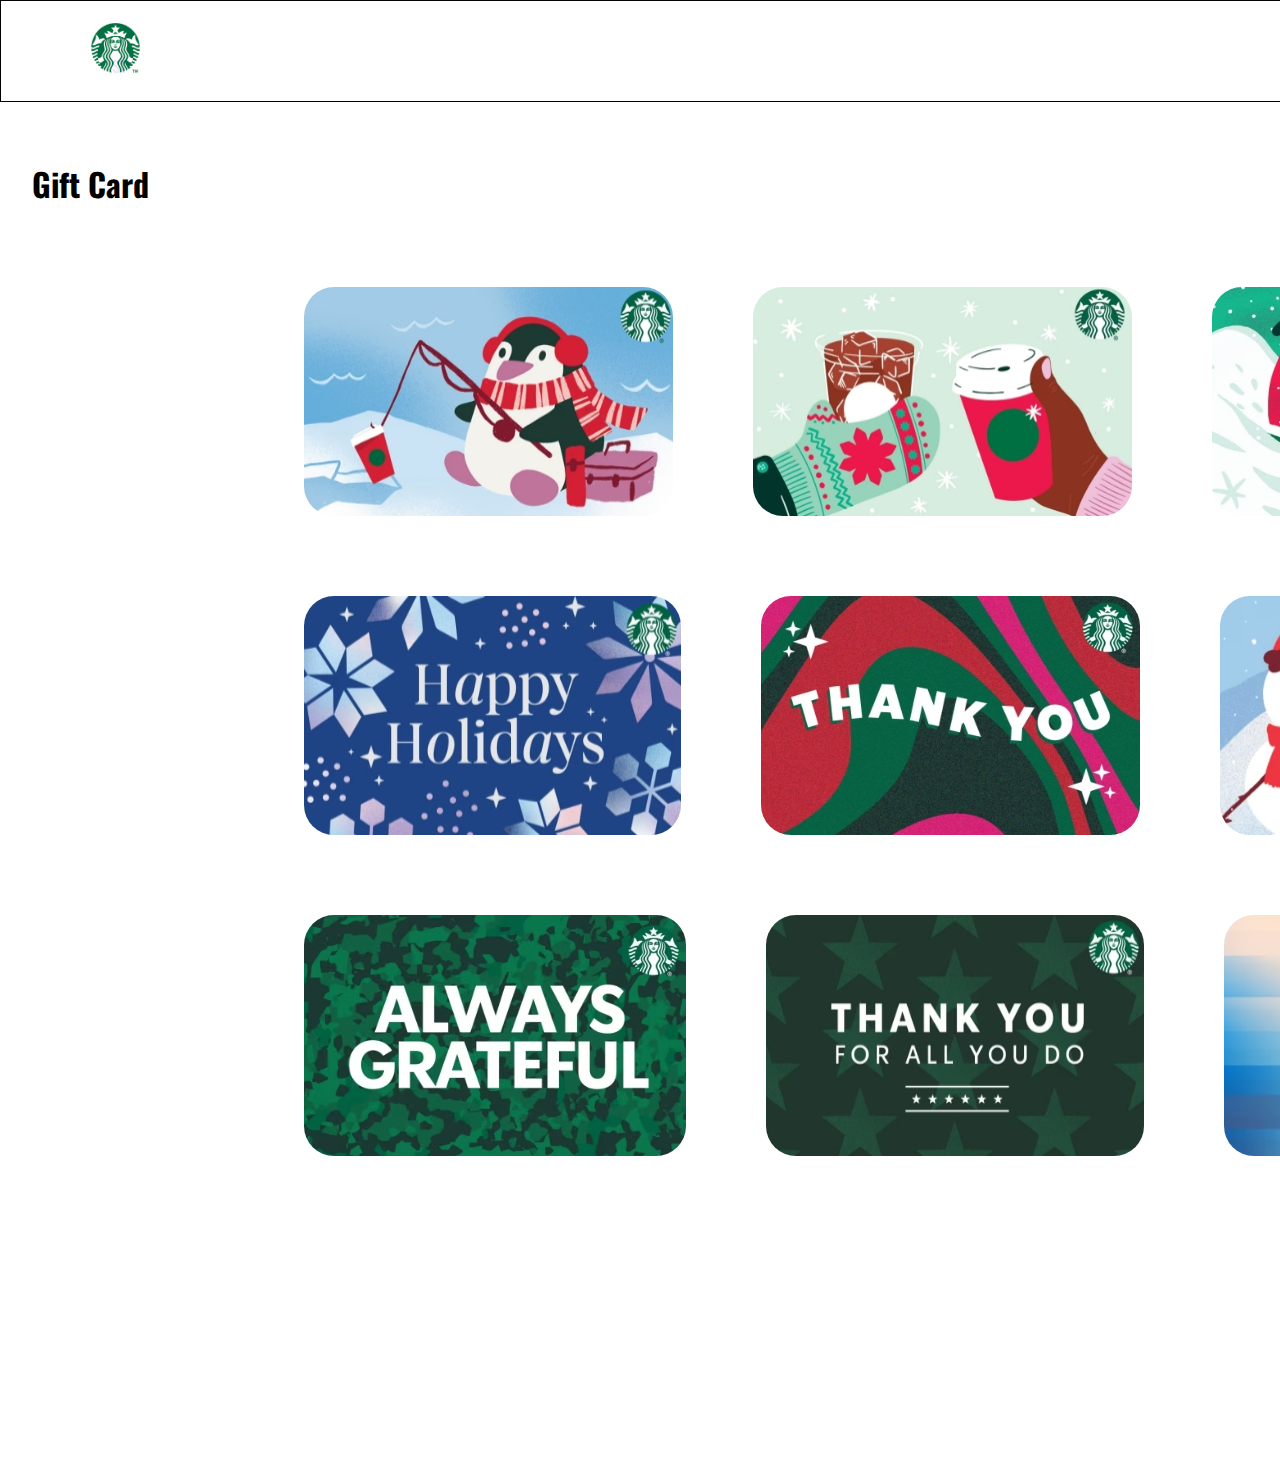
<file: GiftCardPage/index.html>
<!DOCTYPE html>
<html lang="en">
<head>
    <meta charset="UTF-8">
    <meta name="viewport" content="width=device-width, initial-scale=1.0">
    <title>Gift Card Page</title>
    <link rel="stylesheet" href="style.css">
</head>
<body>
     <nav class="navbar" style="color: black">
      <div class="navbar-logo">
        <img src="../img/logo-1.png" alt="" height="50rem" />
        <a href="../weblanding/succes.html" style="margin-left: -2rem;opacity: 0.1;">ST</a>
      </div>
      <div class="navbar-nav-first">
        <a href="../MenuPage/index.html">MENU</a>
        <a href="../RewardsPage/index.html">REWARDS</a>
        <a href="../GiftCardPage/index.html">GIFT CARDS</a>
      </div>
    </nav>

    <!-- Card Start -->
    <div class="container">
    <h1>Gift Card</h1>
    <div class="row-card">
        <img src="../img/card/card-1.png" alt="">
        <img src="../img/card/card-2.png" alt="">
        <img src="../img/card/card-3.png" alt="">
    </div>
    <div class="row-card">
        <img src="../img/card/card-4.png" alt="">
        <img src="../img/card/card-5.png" alt="">
        <img src="../img/card/card-6.png" alt="">
    </div>
    <div class="row-card">
        <img src="../img/card/card-7.png" alt="">
        <img src="../img/card/card-8.png" alt="">
        <img src="../img/card/card-9.png" alt="">
    </div>
    <p style="margin-bottom: 20rem;"></p>
    </div>
    <!-- Card End -->
</body>
</html>
</file>
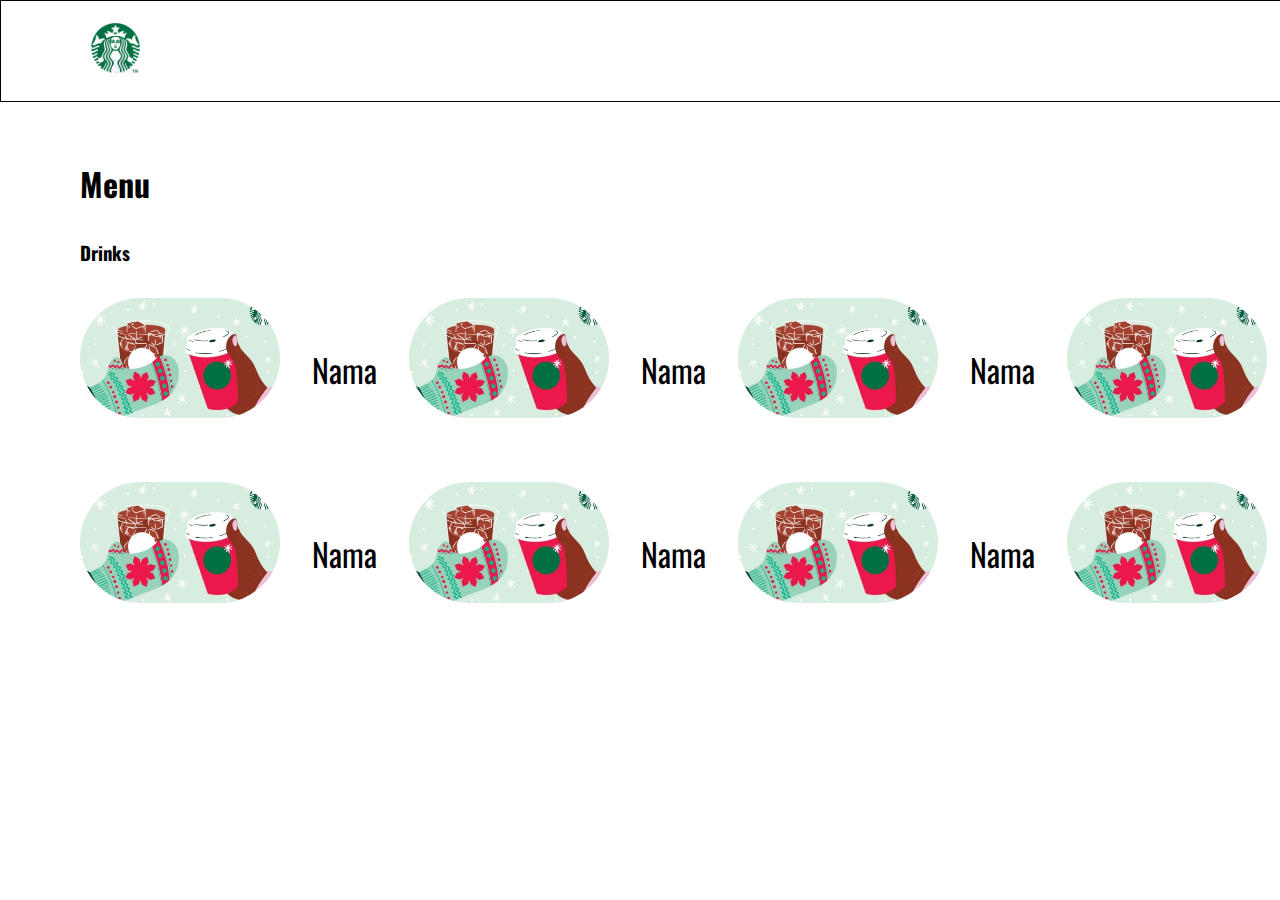
<file: MenuPage/index.html>
<!DOCTYPE html>
<html lang="en">
  <head>
    <meta charset="UTF-8" />
    <meta name="viewport" content="width=device-width, initial-scale=1.0" />
    <title>Menu</title>
    <link rel="stylesheet" href="style.css" />
  </head>
  <body>
    <nav class="navbar" style="color: black">
      <div class="navbar-logo">
        <img src="../img/logo-1.png" alt="" height="50rem" />
        <a
          href="../weblanding/succes.html"
          style="margin-left: -2rem; opacity: 0.1"
          >ST</a
        >
      </div>
      <div class="navbar-nav-first">
        <a href="../MenuPage/index.html">MENU</a>
        <a href="../RewardsPage/index.html">REWARDS</a>
        <a href="../GiftCardPage/index.html">GIFT CARDS</a>
      </div>
    </nav>

    <!-- Menu Page -->
    <div class="menu">
      <h1>Menu</h1>
      <h3>Drinks</h3>

      <div class="row-img-first">
        <div class="row-img-name">
          <img src="../img/card/card-2.png" alt="" />
          <p>Nama</p>
        </div>
        <div class="row-img-name">
          <img src="../img/card/card-2.png" alt="" />
          <p>Nama</p>
        </div>
        <div class="row-img-name">
          <img src="../img/card/card-2.png" alt="" />
          <p>Nama</p>
        </div>
        <div class="row-img-name">
          <img src="../img/card/card-2.png" alt="" />
          <p>Nama</p>
        </div>
        <div class="row-img-name">
          <img src="../img/card/card-2.png" alt="" />
          <p>Nama</p>
        </div>
      </div>

      <div class="row-img-second">
        <div class="row-img-name">
          <img src="../img/card/card-2.png" alt="" />
          <p>Nama</p>
        </div>
        <div class="row-img-name">
          <img src="../img/card/card-2.png" alt="" />
          <p>Nama</p>
        </div>
        <div class="row-img-name">
          <img src="../img/card/card-2.png" alt="" />
          <p>Nama</p>
        </div>
        <div class="row-img-name">
          <img src="../img/card/card-2.png" alt="" />
          <p>Nama</p>
        </div>
        <div class="row-img-name">
          <img src="../img/card/card-2.png" alt="" />
          <p>Nama</p>
        </div>
      </div>
    </div>
    <!-- Menu Page -->
  </body>
</html>
</file>
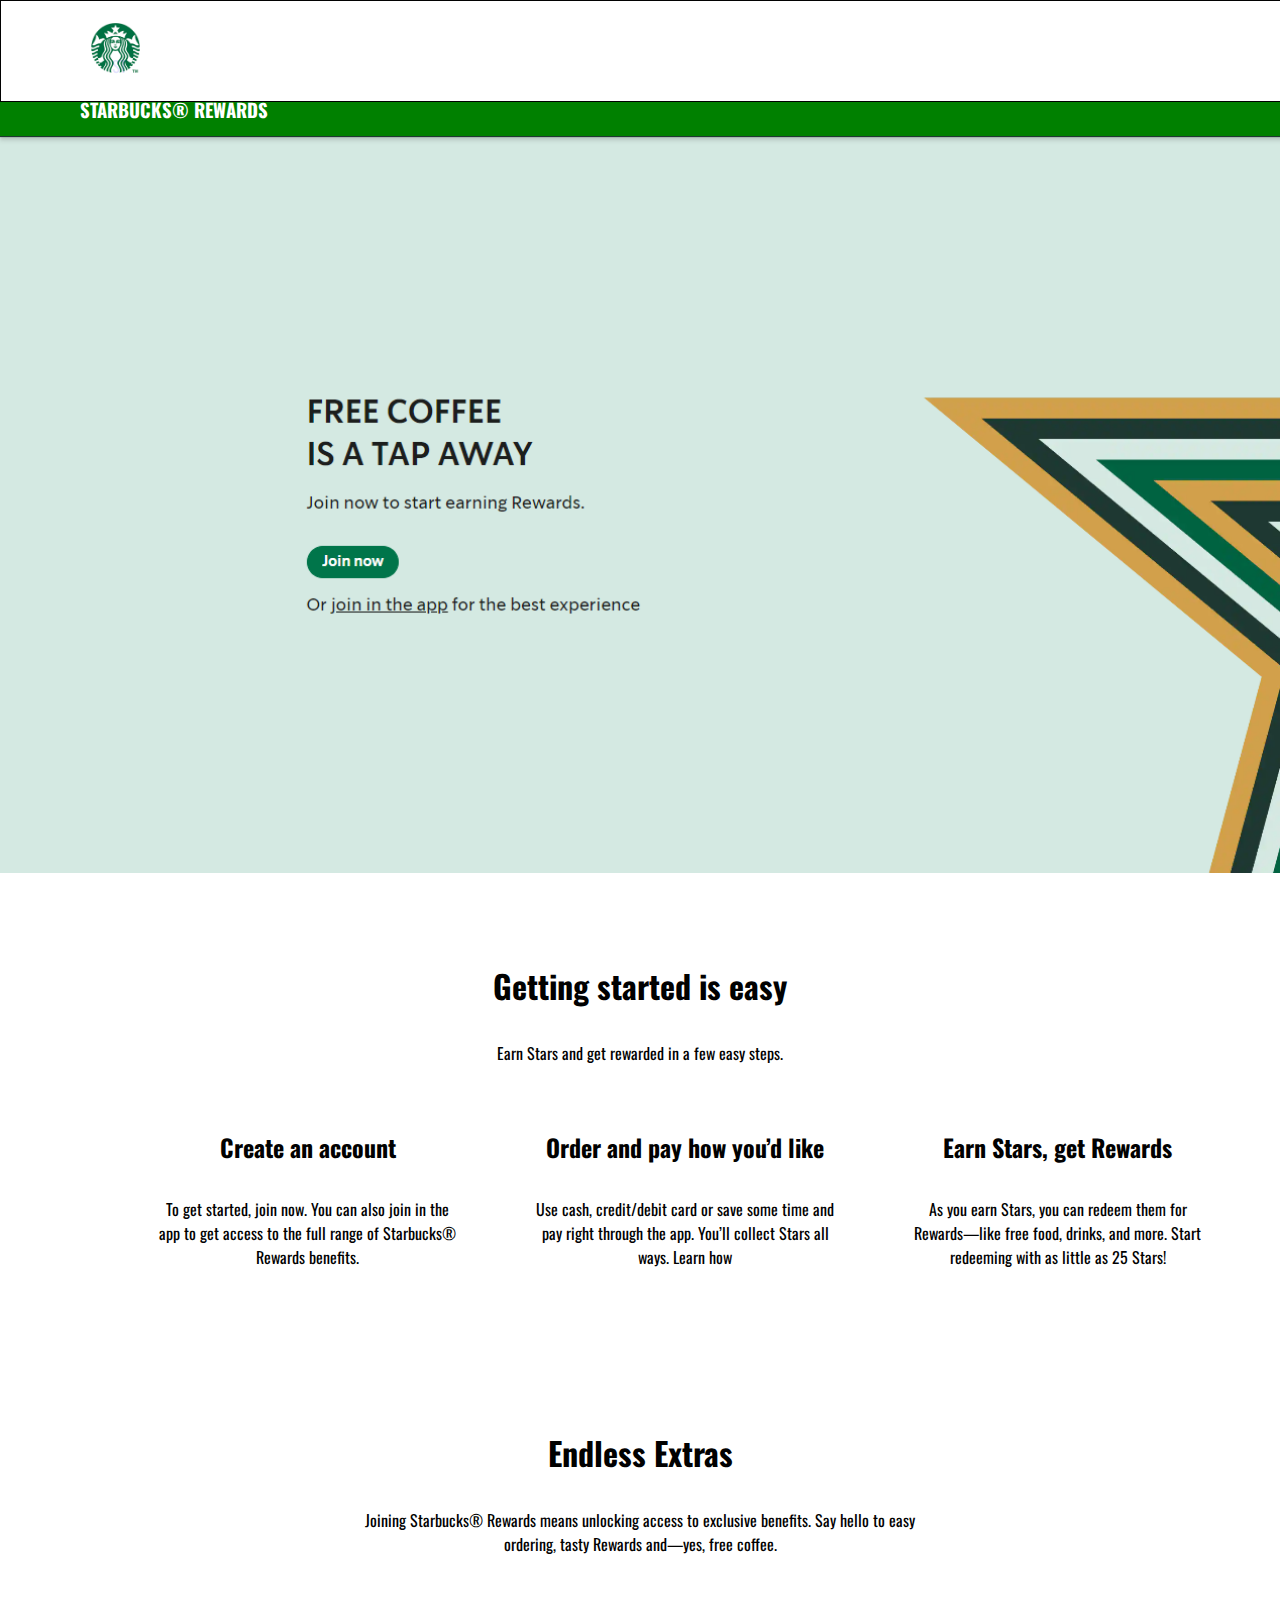
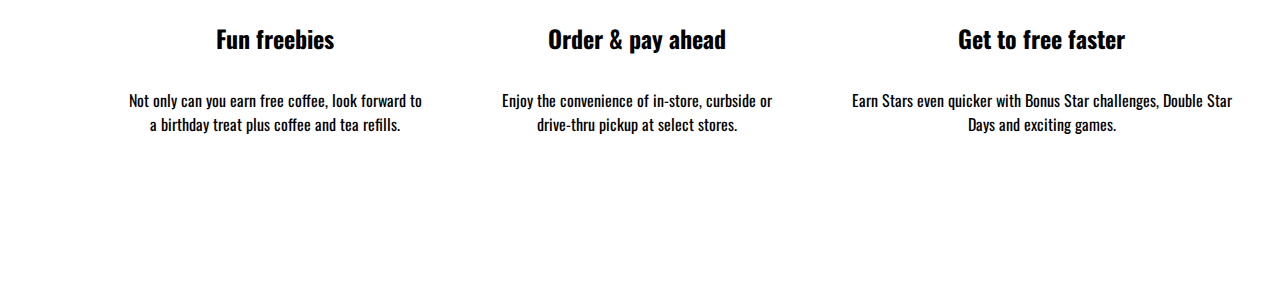
<file: RewardsPage/index.html>
<!DOCTYPE html>
<html lang="en">
  <head>
    <meta charset="UTF-8" />
    <meta name="viewport" content="width=device-width, initial-scale=1.0" />
    <title>Rewards</title>
    <link rel="stylesheet" href="style.css" />
  </head>
  <body>
    <nav class="navbar" style="color: black">
      <div class="navbar-logo">
        <img src="../img/logo-1.png" alt="" height="50rem" />
        <a
          href="../weblanding/succes.html"
          style="margin-left: -2rem; opacity: 0.1"
          >ST</a
        >
      </div>
      <div class="navbar-nav-first">
        <a href="../MenuPage/index.html">MENU</a>
        <a href="../RewardsPage/index.html">REWARDS</a>
        <a href="../GiftCardPage/index.html">GIFT CARDS</a>
      </div>
    </nav>

    <div class="navbar-bonus"><h3>STARBUCKS® REWARDS</h3></div>
    <!-- Rewards Start -->
    <div class="rewards">
      <img src="../img/bgrew.png" alt="" width="1920rem" />

      <div class="easy-start">
        <h1>Getting started is easy</h1>
        <p>Earn Stars and get rewarded in a few easy steps.</p>

        <div class="row">
          <div class="row-name">
            <h2>Create an account</h2>
            <p>
              To get started, join now. You can also join in the<br />
              app to get access to the full range of Starbucks®<br />
              Rewards benefits.
            </p>
          </div>
          <div class="row-name">
            <h2>Order and pay how you’d like</h2>
            <p>
              Use cash, credit/debit card or save some time and<br />
              pay right through the app. You’ll collect Stars all<br />
              ways. Learn how
            </p>
          </div>
          <div class="row-name">
            <h2>Earn Stars, get Rewards</h2>
            <p>
              As you earn Stars, you can redeem them for<br />
              Rewards—like free food, drinks, and more. Start<br />
              redeeming with as little as 25 Stars!
            </p>
          </div>
        </div>

        <h1>Endless Extras</h1>
        <p>
          Joining Starbucks® Rewards means unlocking access to exclusive
          benefits. Say hello to easy<br />
          ordering, tasty Rewards and—yes, free coffee.
        </p>

        <div class="row">
          <div class="row-name">
            <h2>Fun freebies</h2>
            <p>
              Not only can you earn free coffee, look forward to<br />
              a birthday treat plus coffee and tea refills.
            </p>
          </div>
          <div class="row-name">
            <h2>Order & pay ahead</h2>
            <p>
              Enjoy the convenience of in-store, curbside or<br />
              drive-thru pickup at select stores.
            </p>
          </div>
          <div class="row-name">
            <h2>Get to free faster</h2>
            <p>
              Earn Stars even quicker with Bonus Star challenges, Double Star<br />
              Days and exciting games.
            </p>
          </div>
        </div>
      </div>
    </div>
    <!-- Rewards End -->
  </body>
</html>
</file>
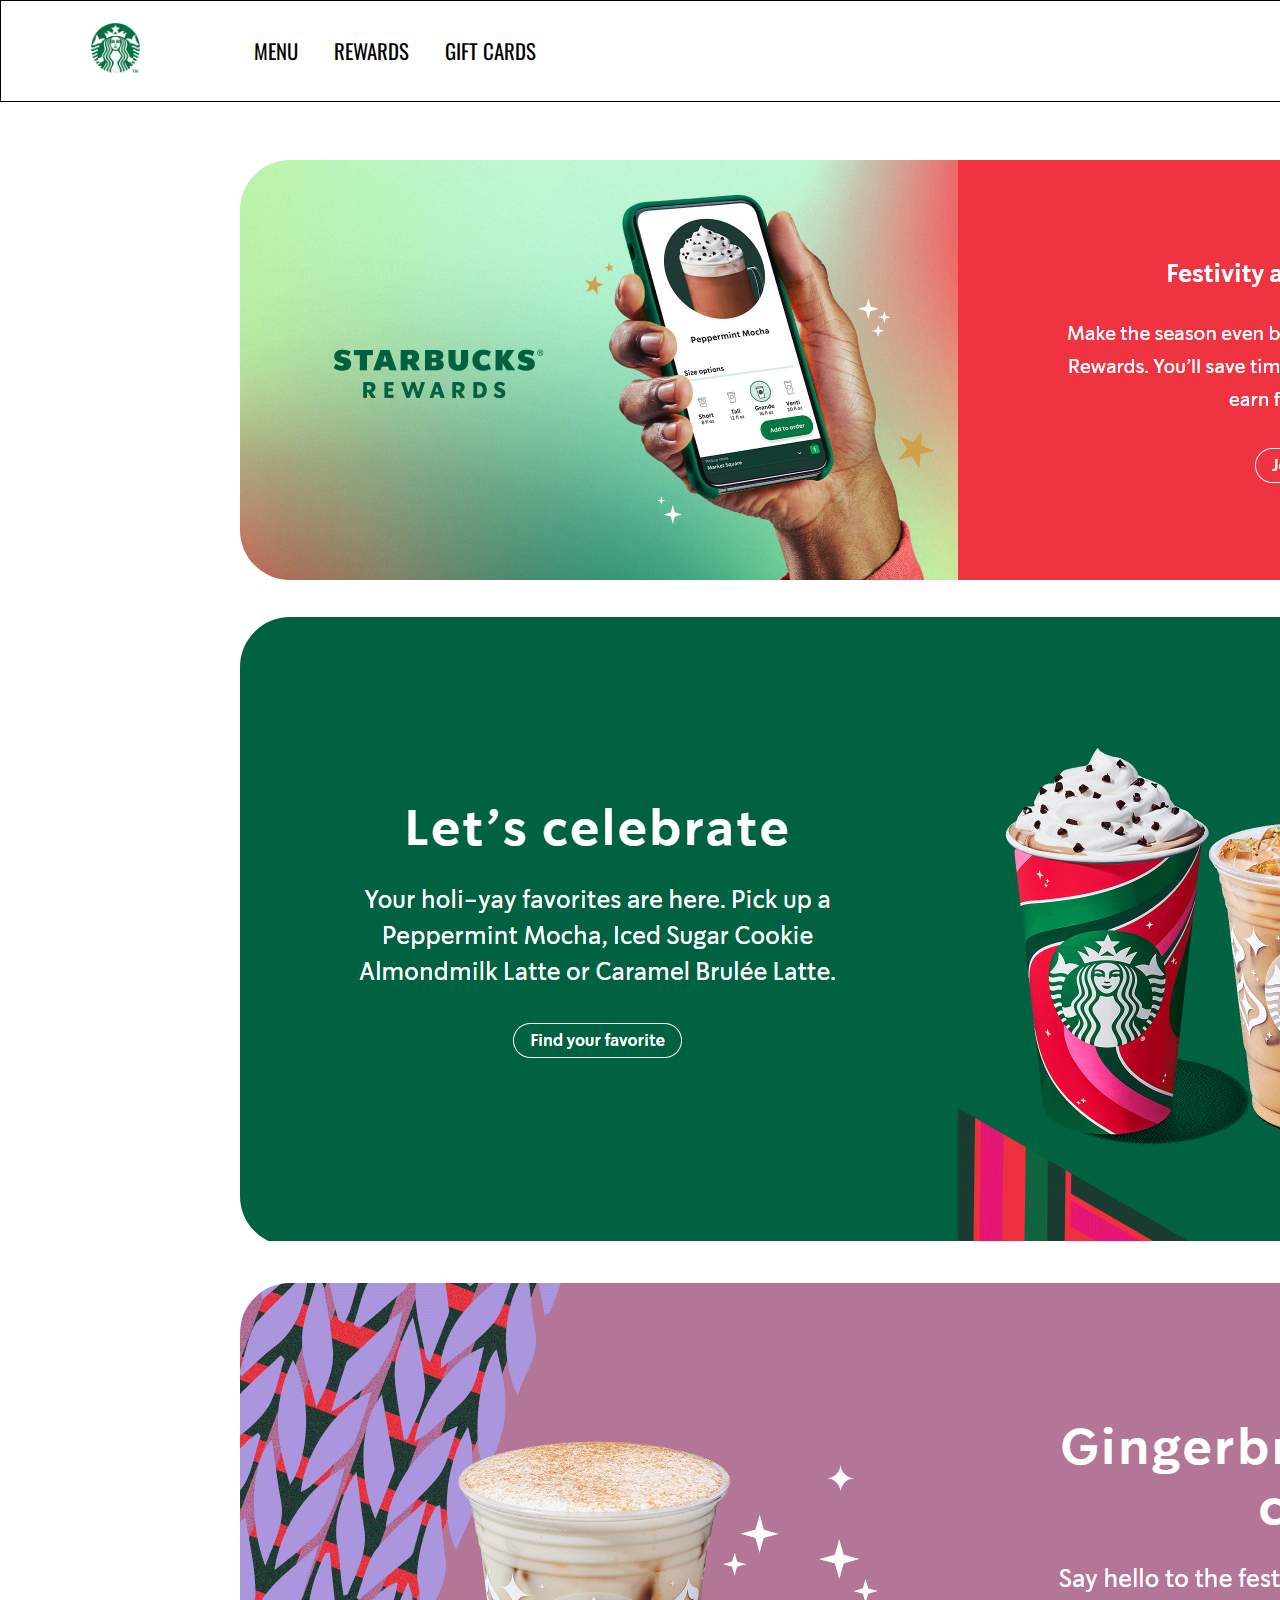
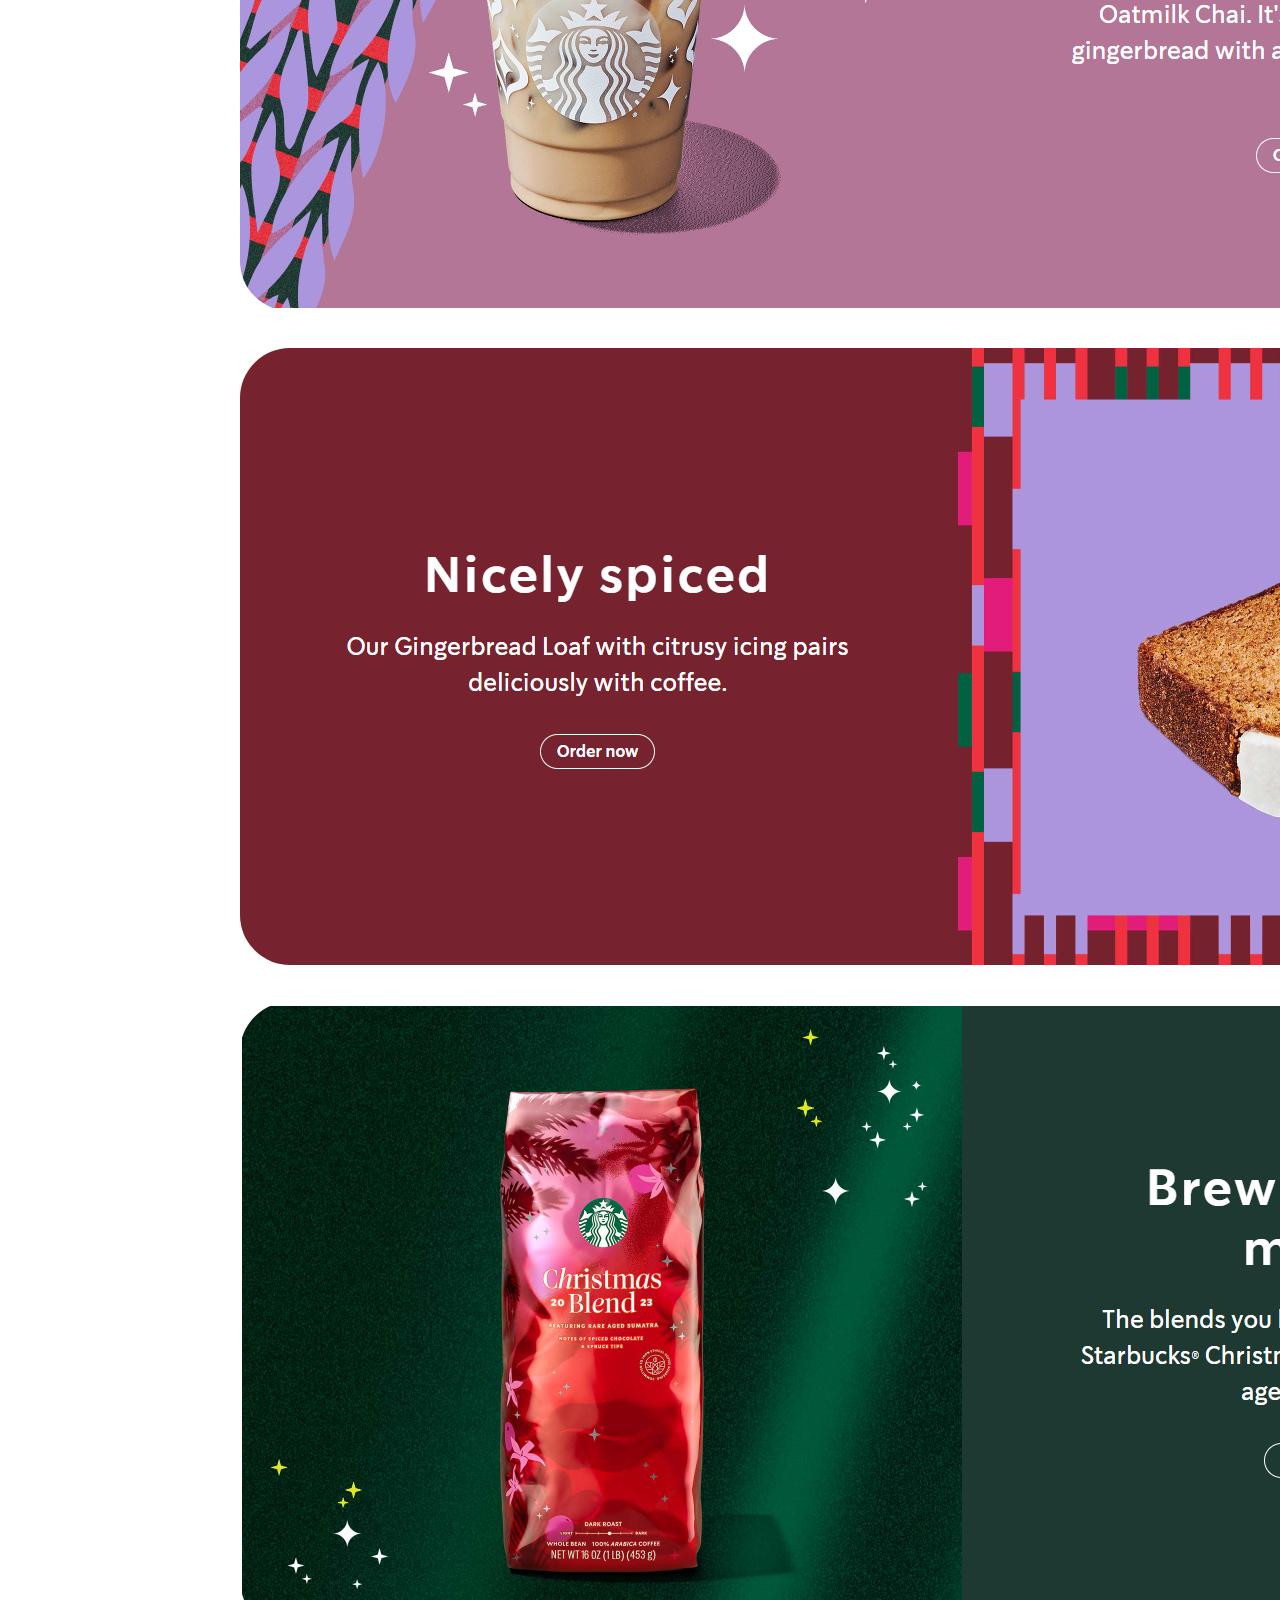
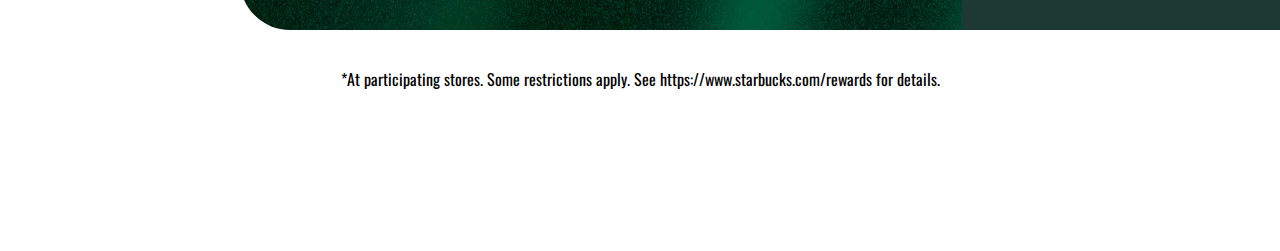
<file: weblanding/index.html>
<!DOCTYPE html>
<html lang="en">
  <head>
    <meta charset="UTF-8" />
    <meta name="viewport" content="width=device-width, initial-scale=1.0" />
    <title>Home</title>
    <link rel="stylesheet" href="style.css" />
  </head>
  <body>
    <nav class="navbar" style="color: black">
      <div class="navbar-logo">
        <img src="../img/logo-1.png" alt="" height="50rem" />
        <a href="../weblanding/index.html" style="margin-left: -2rem;opacity: 0.1;">ST</a>
      </div>
      <div class="navbar-nav-first">
        <a href="../MenuPage/index.html">MENU</a>
        <a href="../RewardsPage/index.html">REWARDS</a>
        <a href="../GiftCardPage/index.html">GIFT CARDS</a>
      </div>
      <div class="navbar-nav-second">
        <a
          href="../AccountPage/Login/login.html"
          style="
            background-color: transparent;
            border: 1px solid #010100;
            border-radius: 30px;
            width: 100px;
            text-align: center;
          "
          >Sign In</a
        >
        <a
          href="../AccountPage/register/index.html"
          style="
            background-color: #010101;
            color: #fff;
            border: 1px solid #010100;
            border-radius: 30px;
            width: 100px;
            text-align: center;
          "
          >Join Now</a
        >
      </div>
    </nav>

    <div class="container">
      <img src="../img/img1.png" alt="" style="margin-top: 10rem" />
      <img src="../img/img-2.png" alt="" style="margin-top: 2rem" />
      <img src="../img/img-3.png" alt="" style="margin-top: 2rem" />
      <img src="../img/img-4.png" alt="" style="margin-top: 2rem" />
      <img src="../img/img-5.png" alt="" style="margin-top: 2rem" />
    </div>
    <center>
      <p style="color: #010100; margin-bottom: 10rem; margin-top: 2rem">
        *At participating stores. Some restrictions apply. See
        https://www.starbucks.com/rewards for details.
      </p>
    </center>
  </body>
</html>
</file>
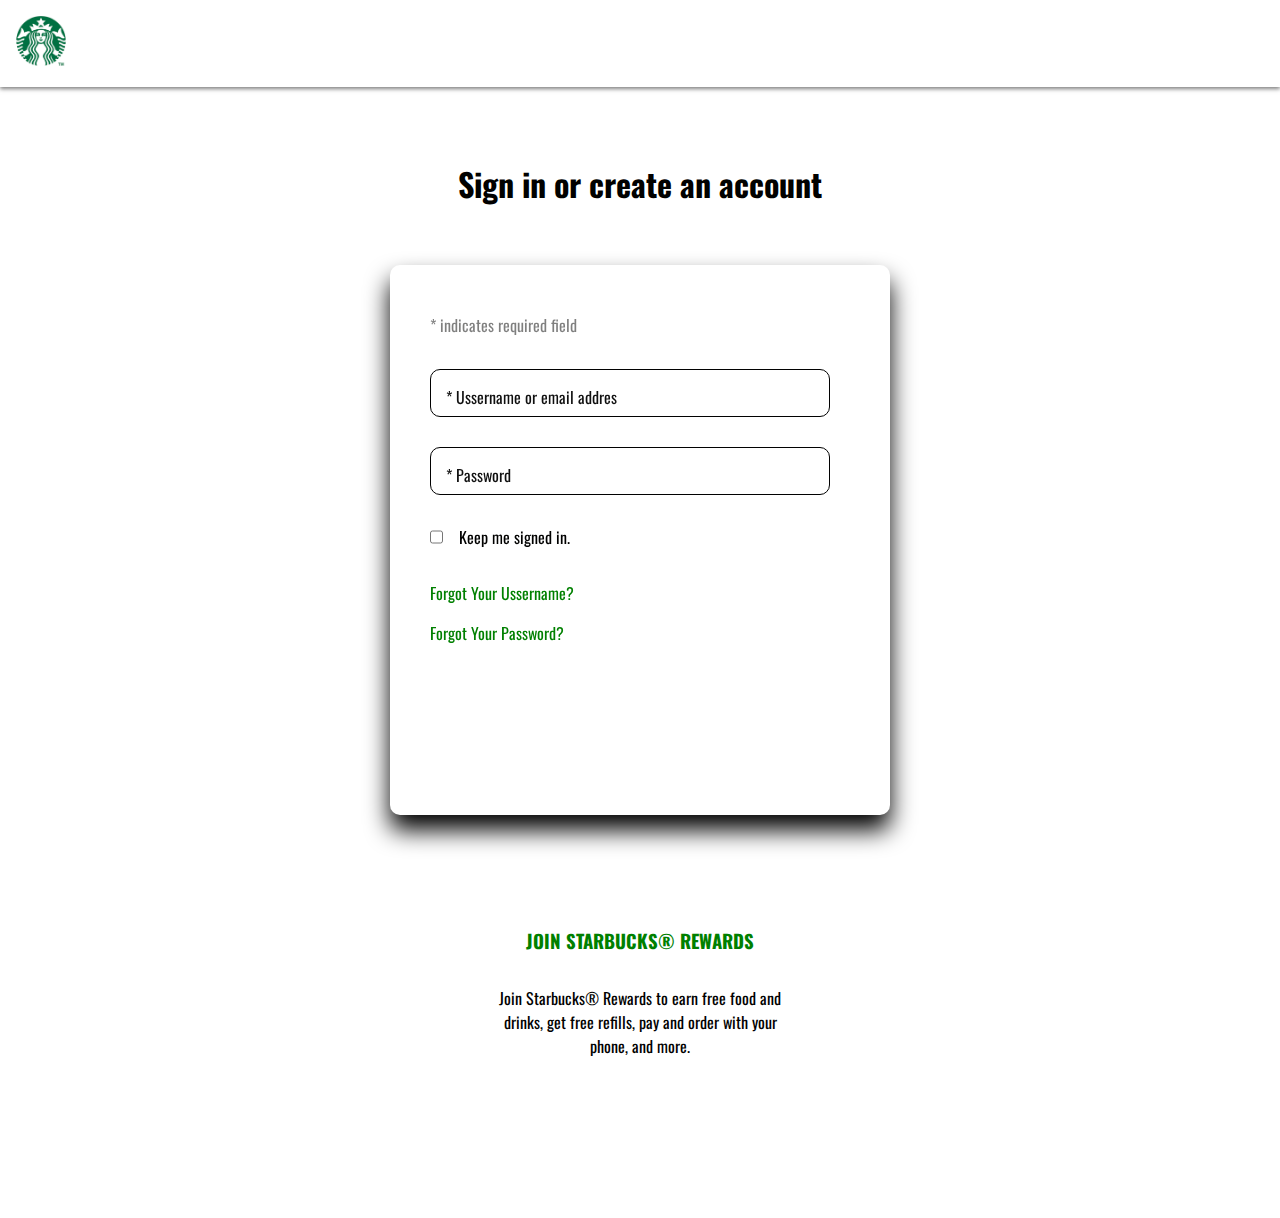
<file: AccountPage/Login/index.html>
<!DOCTYPE html>
<html lang="en">
  <head>
    <meta charset="UTF-8" />
    <meta name="viewport" content="width=device-width, initial-scale=1.0" />
    <title>Login</title>
    <link rel="stylesheet" href="style.css" />
  </head>
  <body>
    <nav class="navbar" style="color: black">
      <div class="navbar-logo">
        <img src="../../img/logo-1.png" alt="" height="50rem" />
      </div>
    </nav>

    <center>
      <h1 style="color: #010100; margin-top: 10rem; font-size: 2rem">
        Sign in or create an account
      </h1>
    </center>

    <div class="login-box">
      <form>
        <p style="opacity: 0.5; color: #010100; margin-bottom: 2rem">
          * indicates required field
        </p>
        <div class="user-box">
          <input
            type="text"
            name=""
            required=""
            style="border: 1px solid #010101; height: 3rem"
          />
          <label>* Ussername or email addres</label>
        </div>
        <div class="user-box">
          <input
            type="password"
            name=""
            required=""
            style="border: 1px solid #010101; height: 3rem"
          />
          <label>* Password</label>
        </div>
        <div class="checkbox" style="display: flex">
          <input type="checkbox" />
          <p style="color: #010100; margin-left: 1rem">Keep me signed in.</p>
        </div>
      </form>

      <div class="signup-link">
        <a href="#">Forgot Your Ussername?</a>
      </div>
      <div class="signup-link-second" style="margin-top: 1rem">
        <a href="#">Forgot Your Password?</a>
      </div>

      <div class="login-btn" style="margin-top: 7rem">
        <a
          href="../../weblanding/succes.html"
          style="font-size: 2rem; color: #fff; margin-bottom: -2rem"
          >Sign In</a
        >
      </div>
    </div>
    <h3 style="text-align: center; color: green; margin-top: 45rem">
      JOIN STARBUCKS® REWARDS
    </h3>
    <p style="color: #010100; text-align: center; margin-left: 10rem; margin-right: 10rem; margin-top: 2rem; margin-bottom: 10rem;">
      Join Starbucks® Rewards to earn free food and<br>drinks, get free refills,
      pay and order with your<br> phone, and more.
    </p>
</html>
</file>
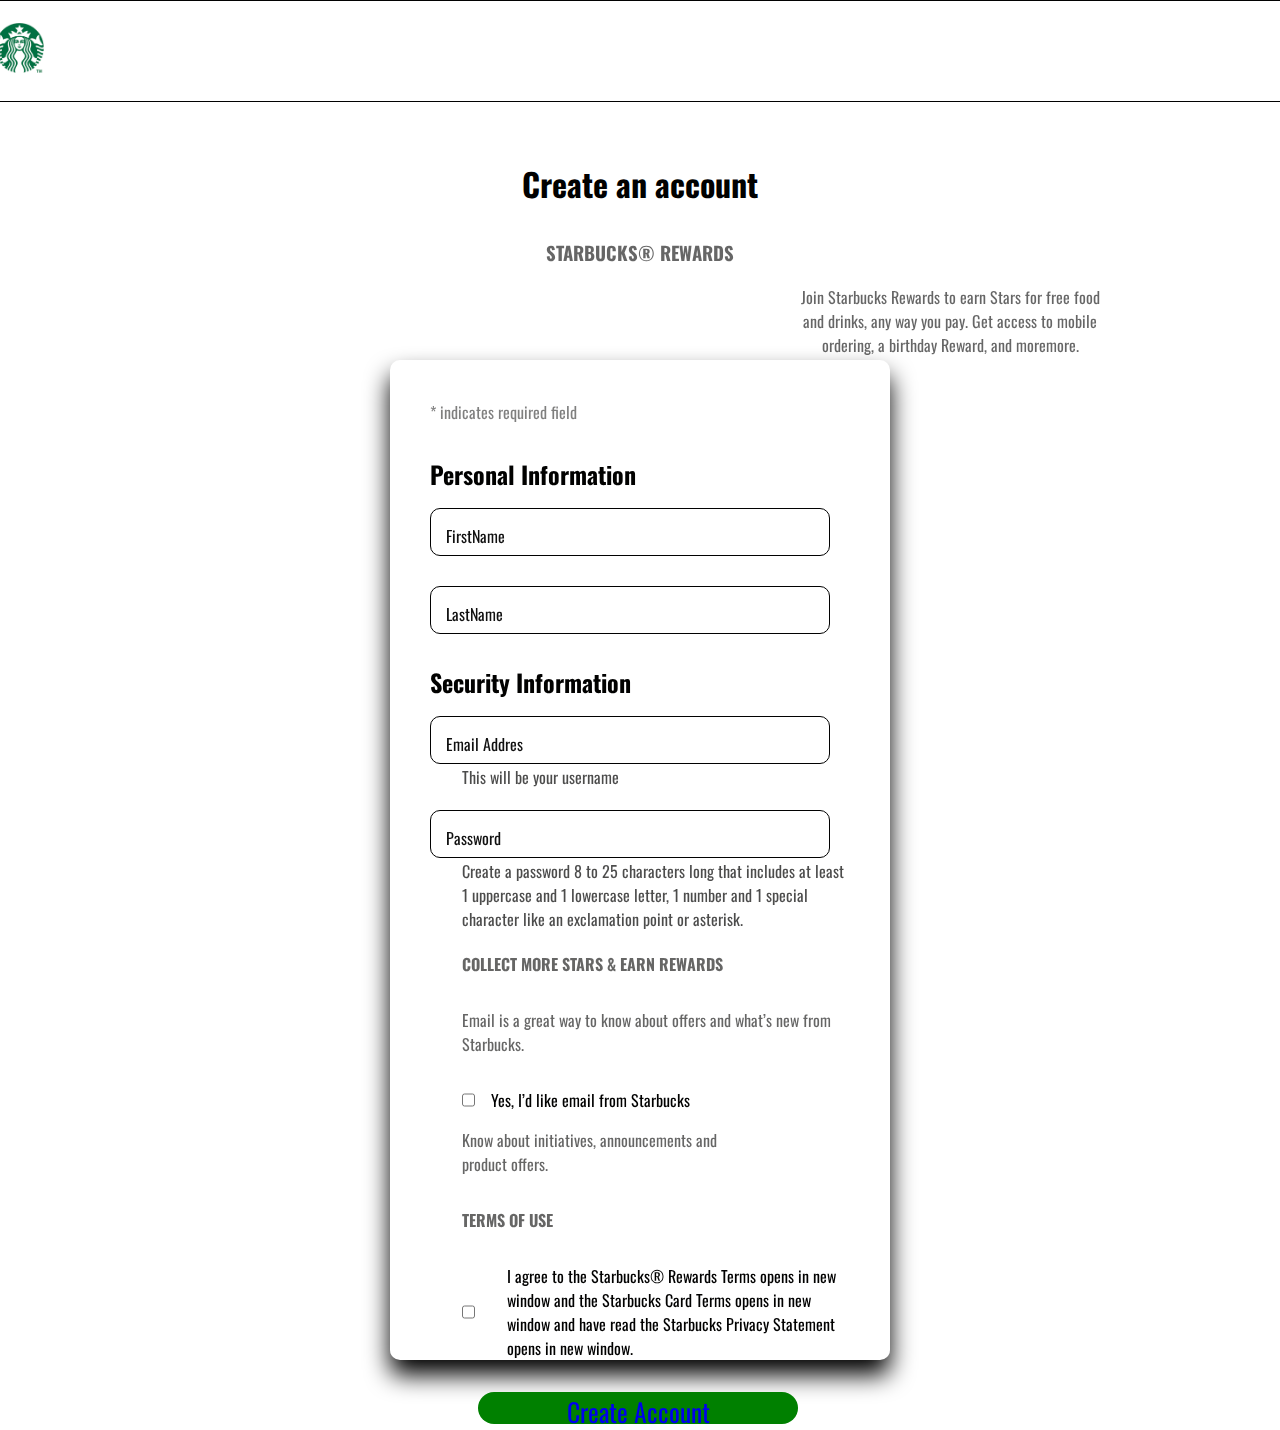
<file: AccountPage/register/index.html>
<!DOCTYPE html>
<html lang="en">
  <head>
    <meta charset="UTF-8" />
    <meta name="viewport" content="width=device-width, initial-scale=1.0" />
    <title>Register</title>
    <link rel="stylesheet" href="style.css" />
  </head>
  <body>
    <!-- Navbar Start -->
    <nav class="navbar" style="color: black">
      <div class="navbar-logo">
        <img src="../../img/logo-1.png" alt="" height="50rem" />
      </div>
    </nav>
    <!-- Navbar End -->

    <!-- Register Section start -->
    <div class="header">
      <h1>Create an account</h1>
      <h3>STARBUCKS® REWARDS</h3>
      <div class="info-row">
        <p>
          Join Starbucks Rewards to earn Stars for free food and drinks, any way
          you pay. Get access to mobile ordering, a birthday Reward, and
          moremore.
        </p>
      </div>
    </div>

    <div class="login-box">
      <form>
        <p style="opacity: 0.5; color: #010100; margin-bottom: 2rem">
          * indicates required field
        </p>

        <h2 style="color: #010100; margin-bottom: 1rem">
          Personal Information
        </h2>
        <div class="user-box">
          <input
            type="text"
            name=""
            required=""
            style="border: 1px solid #010101; height: 3rem"
          />
          <label>FirstName</label>
        </div>
        <div class="user-box">
          <input
            type="text"
            name=""
            required=""
            style="border: 1px solid #010101; height: 3rem"
          />
          <label>LastName</label>
        </div>

        <h2 style="color: #010100; margin-bottom: 1rem">
          Security Information
        </h2>
        <div class="user-box">
          <input
            type="text"
            name=""
            required=""
            style="border: 1px solid #010101; height: 3rem"
          />
          <label>Email Addres</label>
          <p
            style="
              color: #010100;
              opacity: 0.7;
              margin-top: -1.8rem;
              margin-left: 2rem;
              margin-bottom: 1.3rem;
            "
          >
            This will be your username
          </p>
        </div>
        <div class="user-box">
          <input
            type="password"
            name=""
            required=""
            style="border: 1px solid #010101; height: 3rem"
          />
          <label>Password</label>
          <p
            style="
              color: #010100;
              opacity: 0.7;
              margin-top: -1.8rem;
              margin-left: 2rem;
              margin-bottom: 1.3rem;
            "
          >
            Create a password 8 to 25 characters long that includes at least 1
            uppercase and 1 lowercase letter, 1 number and 1 special character
            like an exclamation point or asterisk.
          </p>
        </div>
      </form>

      <div class="fott">
        <h5
          style="
            color: #010100;
            margin-left: 2rem;
            opacity: 0.6;
            font-size: 1rem;
          "
        >
          COLLECT MORE STARS & EARN REWARDS
        </h5>
        <p
          style="
            color: #010100;
            margin-top: 2rem;
            margin-left: 2rem;
            opacity: 0.6;
          "
        >
          Email is a great way to know about offers and what’s new from
          Starbucks.
        </p>
        <div
          class="check-row"
          style="display: flex; margin-left: 2rem; margin-top: 2rem"
        >
          <input type="checkbox" name="" id="" />
          <p style="color: #010100; margin-left: 1rem">
            Yes, I’d like email from Starbucks
          </p>
        </div>
        <p
          style="
            margin-left: 2rem;
            color: #010100;
            opacity: 0.6;
            margin-top: 1rem;
          "
        >
          Know about initiatives, announcements and<br />
          product offers.
        </p>
      </div>

      <h4
        style="
          opacity: 0.6;
          margin-left: 2rem;
          color: #010100;
          margin-top: 2rem;
        "
      >
        TERMS OF USE
      </h4>
      <div
        class="terms-row"
        style="
          display: flex;
          color: #010100;
          margin-left: 2rem;
          margin-top: 2rem;
        "
      >
        <input type="checkbox" name="" id="" />
        <p style="margin-left: 2rem">
          I agree to the Starbucks® Rewards Terms opens in new window and the
          Starbucks Card Terms opens in new window and have read the Starbucks
          Privacy Statement opens in new window.
        </p>
      </div>
      <div class="row-create"></div>
      <center
        style="
          margin-top: 2rem;
          background-color: green;
          height: 2rem;
          width: 20rem;
          border-radius: 20px;
          font-size: 1.6rem;
          margin-left: 3rem;
        "
      >
        <a href="../Login/login.html">Create Account</a>
      </center>
    </div>
    <!-- Register section end -->
  </body>
</html>
</file>
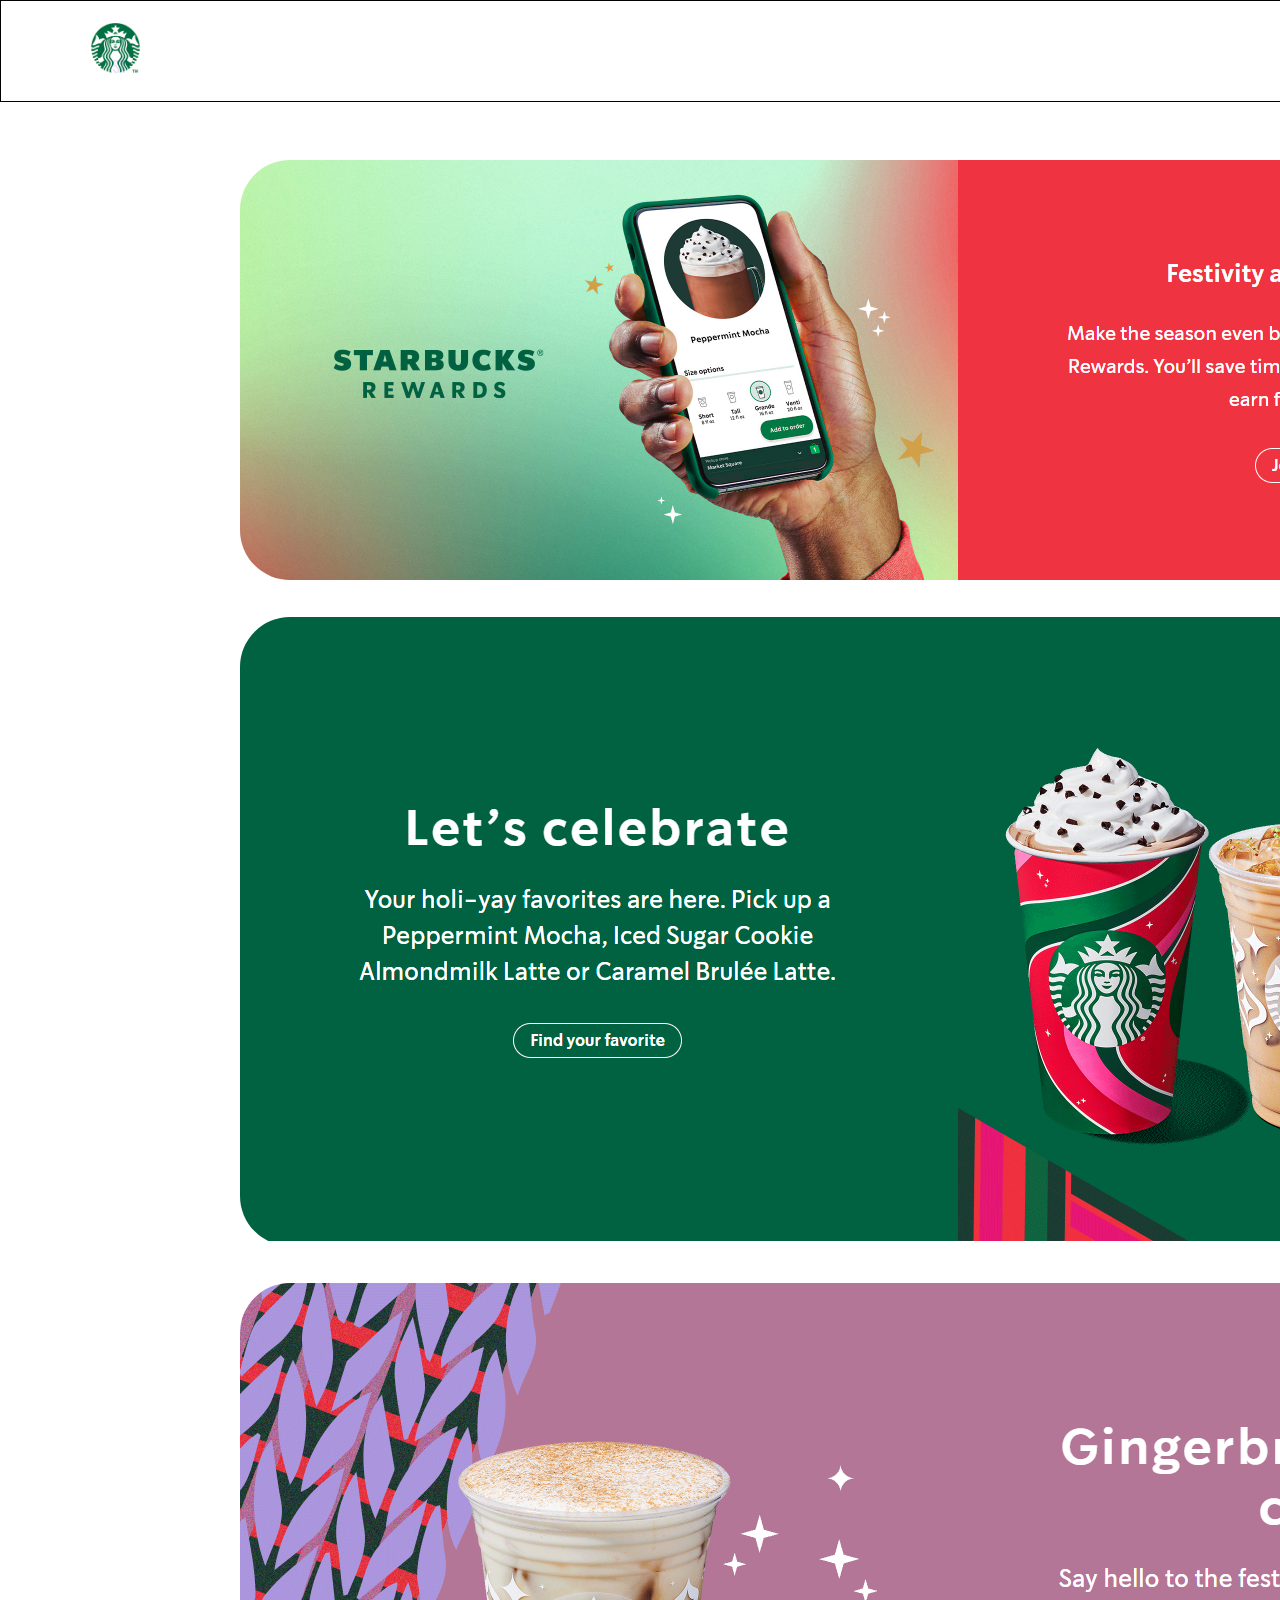
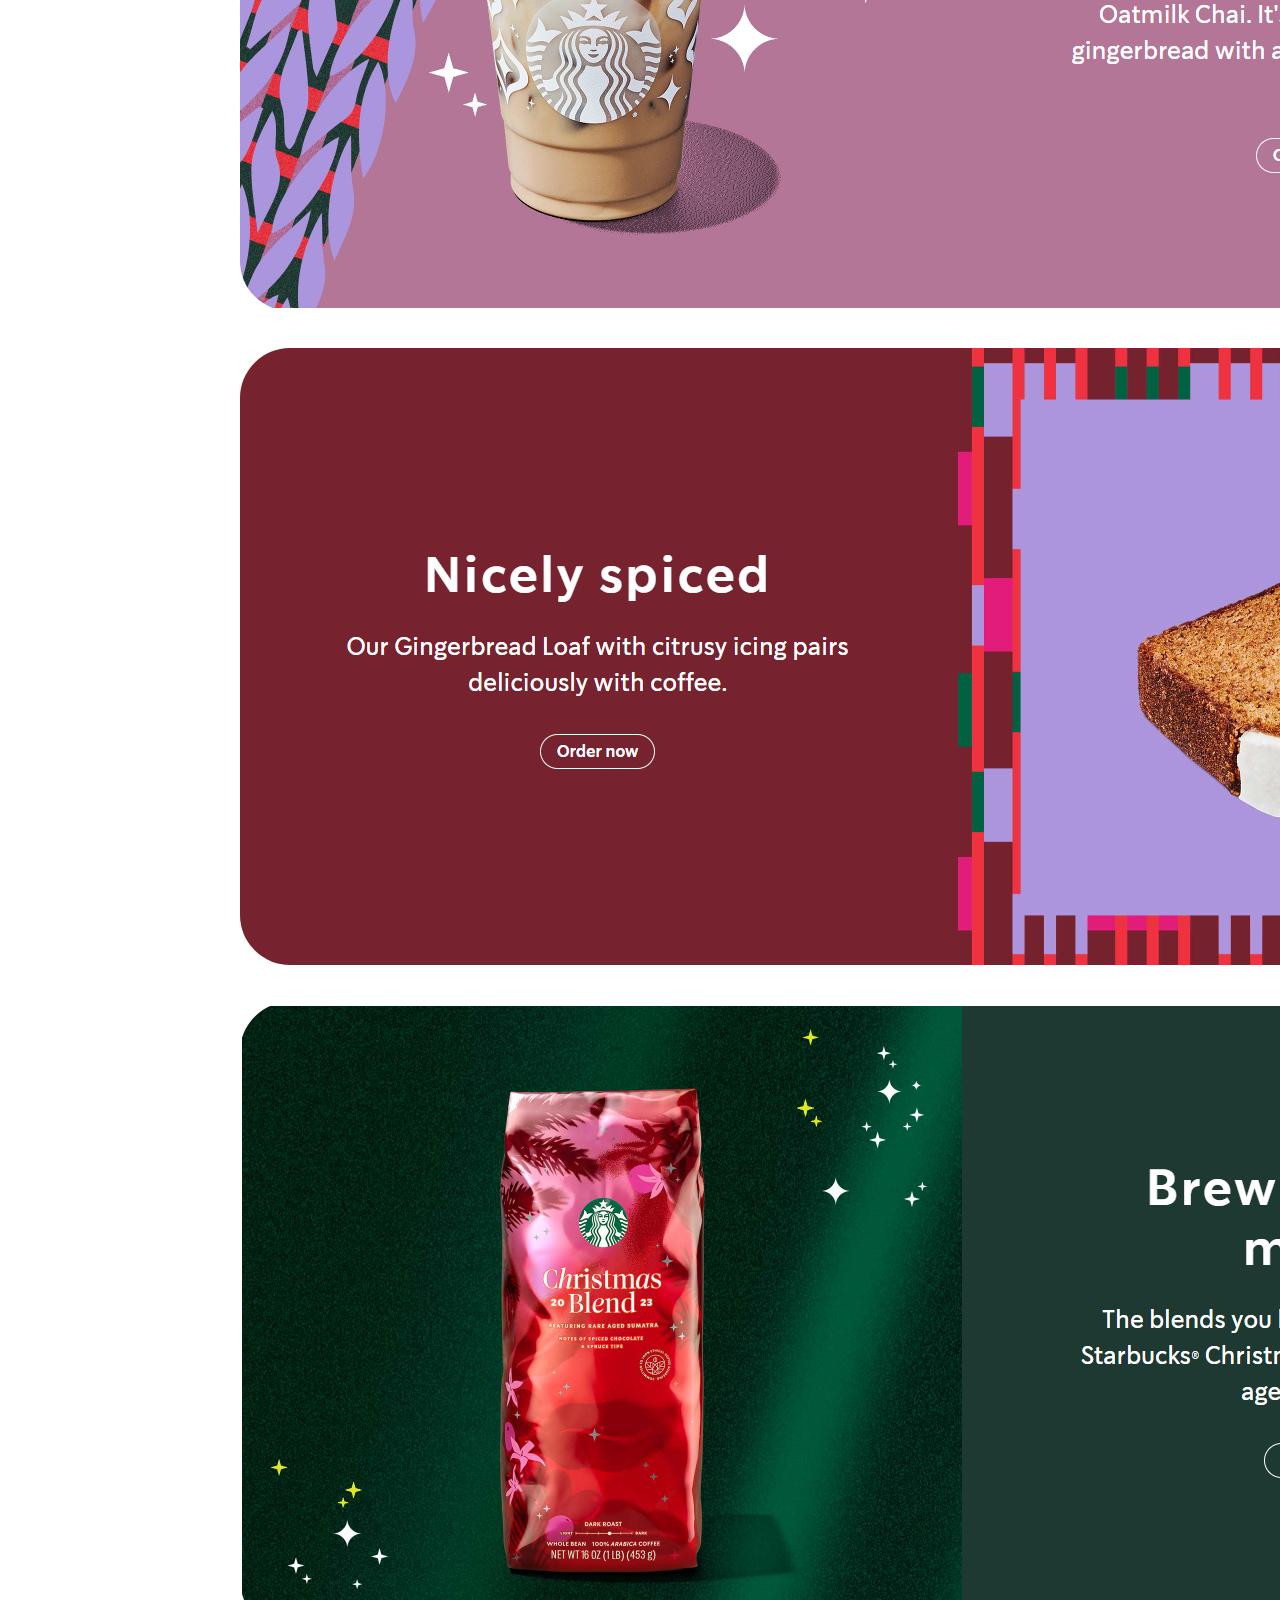
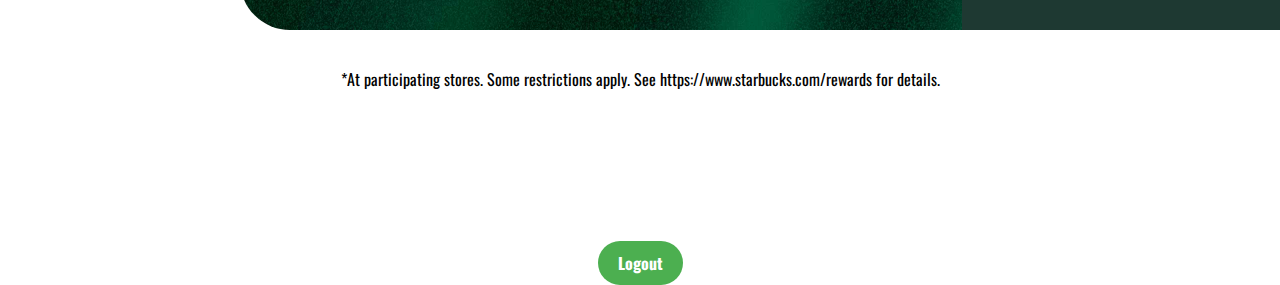
<file: weblanding/succes.html>
<!DOCTYPE html>
<html lang="en">
  <head>
    <meta charset="UTF-8" />
    <meta name="viewport" content="width=device-width, initial-scale=1.0" />
    <title>Home</title>
    <link rel="stylesheet" href="style.css" />
  </head>
  <body>
    <nav class="navbar" style="color: black">
      <div class="navbar-logo">
        <img src="../img/logo-1.png" alt="" height="50rem" />
        <a href="../weblanding/succes.html" style="margin-left: -2rem;opacity: 0.1;">ST</a>
      </div>
      <div class="navbar-nav-first">
        <a href="../MenuPage/index.html">MENU</a>
        <a href="../RewardsPage/index.html">REWARDS</a>
        <a href="../GiftCardPage/index.html">GIFT CARDS</a>
      </div>
    </nav>

    <div class="container">
      <img src="../img/img1.png" alt="" style="margin-top: 10rem" />
      <img src="../img/img-2.png" alt="" style="margin-top: 2rem" />
      <img src="../img/img-3.png" alt="" style="margin-top: 2rem" />
      <img src="../img/img-4.png" alt="" style="margin-top: 2rem" />
      <img src="../img/img-5.png" alt="" style="margin-top: 2rem" />
    </div>
    <center>
      <p style="color: #010100; margin-bottom: 10rem; margin-top: 2rem">
        *At participating stores. Some restrictions apply. See
        https://www.starbucks.com/rewards for details.
      </p>
    <div class="logout-btn">
      <a href="../weblanding/index.html" class="logout-link">Logout</a>
    </div>
    </center>
  </body>
</html>
</file>
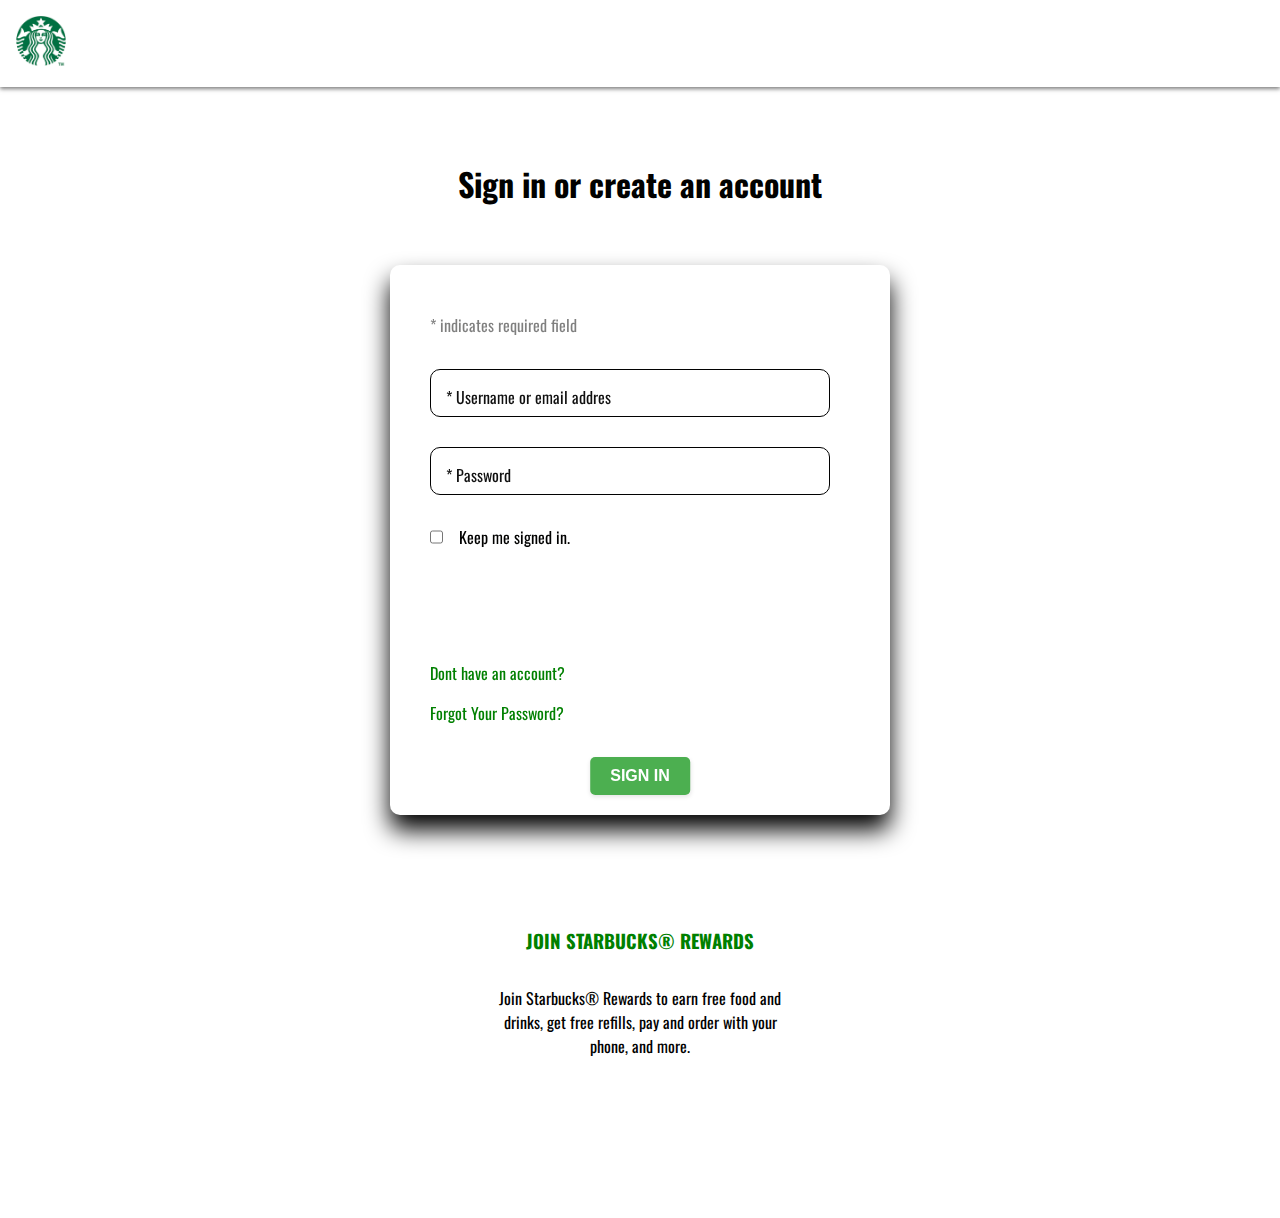
<file: AccountPage/Login/login.html>
<!DOCTYPE html>
<html lang="en">
  <head>
    <meta charset="UTF-8" />
    <meta name="viewport" content="width=device-width, initial-scale=1.0" />
    <title>Login</title>
    <link rel="stylesheet" href="style.css" />
  </head>
  <body>
    <nav class="navbar" style="color: black">
      <div class="navbar-logo">
        <img src="../../img/logo-1.png" alt="" height="50rem" />
      </div>
    </nav>

    <center>
      <h1 style="color: #010100; margin-top: 10rem; font-size: 2rem">
        Sign in or create an account
      </h1>
    </center>

    <div class="login-box">
      <form id="loginForm">
        <p style="opacity: 0.5; color: #010100; margin-bottom: 2rem">
          * indicates required field
        </p>
        <div class="user-box">
          <input
            type="text"
            name="username"
            id="username"
            required=""
            style="border: 1px solid #010101; height: 3rem"
          />
          <label for="username">* Username or email addres</label>

        </div>
        <div class="user-box">
          <input
            type="password"
            name="password"
            required=""
            id="password"
            style="border: 1px solid #010101; height: 3rem"
          />  
          <label for="password">* Password</label>
        </div>
        <div class="checkbox" style="display: flex">
          <input type="checkbox" />
          <p style="color: #010100; margin-left: 1rem">Keep me signed in.</p>
        </div>
        <div class="login-btn" style="margin-top: 7rem">
          <button type="submit">SIGN IN</button>
        </div>
      </form>

      <div class="signup-link">
        <a href="/AccountPage/register/index.html">Dont have an account?</a>
      </div>
      <div class="signup-link-second" style="margin-top: 1rem">
        <a href="#">Forgot Your Password?</a>
      </div>
    </div>
    <h3 style="text-align: center; color: green; margin-top: 45rem">
      JOIN STARBUCKS® REWARDS
    </h3>
    <p style="color: #010100; text-align: center; margin-left: 10rem; margin-right: 10rem; margin-top: 2rem; margin-bottom: 10rem;">
      Join Starbucks® Rewards to earn free food and<br>drinks, get free refills,
      pay and order with your<br> phone, and more.
    </p>
    <script src="/AccountPage/js/script.js"></script>
  </body>
</html>
</file>
<file: GiftCardPage/style.css>
@import url('https://fonts.googleapis.com/css2?family=Oswald:wght@600&display=swap');
:root {
  --primary: #fff;
  --bg: #fff;
  --span: #ff3131;
}

* {
  padding: 0;
  margin: 0;
  padding-top: 0;
  box-sizing: border-box;
  outline: none;
  border: none;
  text-decoration: none;
}

body {
  color: var(--bg);
  scroll-behavior: smooth;
  font-family: 'Oswald', sans-serif;
}

.navbar {
  display: flex;
  justify-content: space-between;
  align-items: center;
  padding: 1.4rem 7%;
  background-color: #fff;
  box-shadow: 10px #010101;
  border: 0.5px solid #010101;
  position: fixed;
  width: 120rem;
  top: 0;
  left: 0;
  right: 0;
}

.navbar .navbar-nav-first {
  margin-left: -57rem;
}

.navbar .navbar-nav-first a {
  display: inline-block;
  margin: 0 1rem;
  color: #010101;
  font-size: 1.3rem;
}

.navbar .navbar-nav-first a:hover {
  color: green;
}

.navbar .navbar-nav-second a {
  display: inline-block;
  margin: 0 1rem;
  color: #010101;
  font-size: 1.3rem;
}

.navbar .navbar-nav-second a:hover {
  color: green;
}



.container {
    margin-top: 10rem;
    color: #010101;
    margin-left: 2rem;
}

.container .row-card {
    display: flex;
    margin-top: 5rem;
    margin-left: 12rem;
}

.container .row-card img {
    border-radius: 30px;
    margin-left: 5rem;
}

.container .row-card img:hover {
  transform: scale(1.2);
}
</file>
<file: MenuPage/style.css>
@import url('https://fonts.googleapis.com/css2?family=Oswald:wght@600&display=swap');
:root {
  --primary: #fff;
  --bg: #fff;
  --span: #ff3131;
}

* {
  padding: 0;
  margin: 0;
  padding-top: 0;
  box-sizing: border-box;
  outline: none;
  border: none;
  text-decoration: none;
}

body {
  color: var(--bg);
  scroll-behavior: smooth;
  font-family: 'Oswald', sans-serif;
}

.navbar {
  display: flex;
  justify-content: space-between;
  align-items: center;
  padding: 1.4rem 7%;
  background-color: #fff;
  box-shadow: 10px #010101;
  border: 0.5px solid #010101;
  position: fixed;
  width: 120rem;
  top: 0;
  left: 0;
  right: 0;
}

.navbar .navbar-nav-first {
  margin-left: -57rem;
}

.navbar .navbar-nav-first a {
  display: inline-block;
  margin: 0 1rem;
  color: #010101;
  font-size: 1.3rem;
}

.navbar .navbar-nav-first a:hover {
  color: green;
}

.navbar .navbar-nav-second a {
  display: inline-block;
  margin: 0 1rem;
  color: #010101;
  font-size: 1.3rem;
}

.navbar .navbar-nav-second a:hover {
  color: green;
}

.menu {
  margin-top: 10rem;
  margin-left: 5rem;
}

.menu h1 {
  color: #010101;
}

.menu h3 {
  color: #010101;
  margin-top: 2rem;
}

.menu .row-img-first {
  display: flex;
  color: #010101;
  margin-right: 2rem;
}

.menu .row-img-first .row-img-name {
  display: flex;
  color: #010101;
  margin-right: 2rem;
}

.menu .row-img-first .row-img-name img {
  width: 200px;
  border-radius: 200px;
  margin-top: 2rem;
}

.menu .row-img-first .row-img-name p {
  margin-top: 5rem;
  margin-left: 2rem;
  font-size: 2rem;
}

.menu .row-img-second {
  display: flex;
  color: #010101;
  margin-right: 2rem;
  margin-top: 2rem;
}

.menu .row-img-second .row-img-name {
  display: flex;
  color: #010101;
  margin-right: 2rem;
}

.menu .row-img-second .row-img-name img {
  width: 200px;
  border-radius: 200px;
  margin-top: 2rem;
}

.menu .row-img-second .row-img-name p {
  margin-top: 5rem;
  margin-left: 2rem;
  font-size: 2rem;
}

.menu .row-img-first .row-img-name img:hover {
  transform: scale(1.2);
}
</file>
<file: RewardsPage/style.css>
@import url('https://fonts.googleapis.com/css2?family=Oswald:wght@600&display=swap');
:root {
  --primary: #fff;
  --bg: #fff;
  --span: #ff3131;
}

* {
  padding: 0;
  margin: 0;
  padding-top: 0;
  box-sizing: border-box;
  outline: none;
  border: none;
  text-decoration: none;
}

body {
  color: var(--bg);
  scroll-behavior: smooth;
  font-family: 'Oswald', sans-serif;
}

.navbar {
  display: flex;
  justify-content: space-between;
  align-items: center;
  padding: 1.4rem 7%;
  background-color: #fff;
  box-shadow: 10px #010101;
  border: 0.5px solid #010101;
  position: fixed;
  width: 120rem;
  top: 0;
  left: 0;
  right: 0;
}

.navbar .navbar-nav-first {
  margin-left: -57rem;
}

.navbar .navbar-nav-first a {
  display: inline-block;
  margin: 0 1rem;
  color: #010101;
  font-size: 1.3rem;
}

.navbar .navbar-nav-first a:hover {
  color: green;
}

.navbar .navbar-nav-second a {
  display: inline-block;
  margin: 0 1rem;
  color: #010101;
  font-size: 1.3rem;
}

.navbar .navbar-nav-second a:hover {
  color: green;
}

.navbar-bonus {
    margin-top: 6rem;
    background-color: green;
}
.navbar-bonus h3{
    color: #fff;
    height: 2.5rem;
    margin-left: 5rem;
}

.rewards .easy-start {
    text-align: center;
    margin-top: 5rem;
}
.rewards .easy-start h1 {
    color: #010101;
}

.rewards .easy-start p {
    color: #010101;
    margin-top: 2rem;
}

.rewards .row {
    margin-top: 4rem;
    display: flex;
    justify-content: center;
}

.rewards .row .row-name {
    color: #010101;
    text-align: center;
    margin-left: 5rem;
    margin-bottom: 10rem;
}
</file>
<file: weblanding/style.css>
@import url('https://fonts.googleapis.com/css2?family=Oswald:wght@600&display=swap');
:root {
  --primary: #fff;
  --bg: #fff;
  --span: #ff3131;
}

* {
  padding: 0;
  margin: 0;
  padding-top: 0;
  box-sizing: border-box;
  outline: none;
  border: none;
  text-decoration: none;
}

body {
  color: var(--bg);
  scroll-behavior: smooth;
  font-family: 'Oswald', sans-serif;
}

.navbar {
  display: flex;
  justify-content: space-between;
  align-items: center;
  padding: 1.4rem 7%;
  background-color: #fff;
  box-shadow: 10px #010101;
  border: 0.5px solid #010101;
  position: fixed;
  width: 120rem;
  top: 0;
  left: 0;
  right: 0;
}

.navbar .navbar-nav-first {
  margin-left: -57rem;
}

.navbar .navbar-nav-first a {
  display: inline-block;
  margin: 0 1rem;
  color: #010101;
  font-size: 1.3rem;
}

.navbar .navbar-nav-first a:hover {
  color: green;
}

.navbar .navbar-nav-second a {
  display: inline-block;
  margin: 0 1rem;
  color: #010101;
  font-size: 1.3rem;
}

.navbar .navbar-nav-second a:hover {
  color: green;
}

.container img {
  margin-left: 15rem;
  border-radius: 50px;
}

.logout-btn a {
  background-color: #4CAF50; /* Green background color */
  color: #fff; /* White text color */
  padding: 10px 20px; /* Add some padding to make the button bigger */
  border: none; /* Remove the default border */
  border-radius: 30px; /* Add a rounded corner effect */
  cursor: pointer; /* Change the cursor to a pointing hand when hovering over the button */
  font-size: 1rem; /* Increase the font size */
  font-weight: bold; /* Make the font bold */
  text-decoration: none; /* Remove the underline from the link */
}

.logout-btn a:hover {
  background-color: #3e8e41; /* Change the background color to a darker green when hovering over the button */
}

.logout-link {
  border: 1px solid #010100;
  border-radius: 30px;
  font-size: 1rem;
}
</file>
<file: AccountPage/Login/style.css>
@import url('https://fonts.googleapis.com/css2?family=Oswald:wght@600&display=swap');
:root {
  --primary: #fff;
  --bg: #fff;
  --span: #ff3131;
}

* {
  padding: 0;
  margin: 0;
  padding-top: 0;
  box-sizing: border-box;
  outline: none;
  border: none;
  text-decoration: none;
}

body {
  color: var(--bg);
  scroll-behavior: smooth;
  font-family: 'Oswald', sans-serif;
}

.navbar {
  position: fixed; /* Fix the navbar to the top of the page */
  top: 0;
  left: 0;
  width: 100%; /* Make the navbar full width */
  background-color: #fff; /* Add a background color to the navbar */
  padding: 1rem; /* Add some padding to the navbar */
  box-shadow: 0 2px 4px rgba(0, 0, 0, 0.5); /* Add a box-shadow effect to the navbar */
  z-index: 1000; /* Make the navbar appear on top of other elements */
}
.login-box {
  position: absolute;
  top: 60%;
  left: 50%;
  width: 500px;
  height: 550px;
  padding: 40px;
  transform: translate(-50%, -50%);
  backdrop-filter: blur(5px);
  background: #fff;
  box-sizing: border-box;
  box-shadow: 0 15px 25px #010101;
  color: #fff;
  border-radius: 10px;
  padding-top: 3rem;
}

.login-box H1 {
  margin: 0 0 30px;
  padding: 0;
  color: var(--bg);
  text-align: center;
}

.login-box .user-box {
  position: relative;
}

.login-box .user-box input {
  width: 400px;
  height: 30px;
  padding: 10px 0;
  font-size: 16px;
  color: #010101;
  margin-bottom: 30px;
  border: none;
  border-bottom: 1px solid #fff;
  outline: none;
  border-radius: 10px;
  padding-left: 1rem;
}
.login-box .user-box label {
  position: absolute;
  top: 0;
  left: 0;
  padding: 10px 0;
  font-size: 16px;
  color: #101010;
  pointer-events: none;
  transition: 0.5s;
  padding-left: 1rem;
  padding-top: 1rem;
}

.login-box .user-box input:focus ~ label,
.login-box .user-box input:valid ~ label {
  color: #fff;
  opacity: 0.1;
}

.login-box form a {
  position: relative;
  display: inline-block;
  padding: 10px 20px;
  color: #010101;
  font-size: 15px;
  text-decoration: none;
  text-transform: uppercase;
  overflow: hidden;
  transition: 0.5s;
  margin-top: 40px;
  letter-spacing: 4px;
  background-color: #fff;
  border-radius: 20px;
}

.signup-link {
  margin-top: 2rem;
}
.signup-link a {
  color: green;
  font-size: 1rem;
}

.signup-link a:hover {
  color: #010101;
}

.signup-link-second a {
  color: green;
  font-size: 1rem;
}

.signup-link-second a:hover {
  color: #010101;
}

.login-btn button[type="submit"] {
  background-color: #4CAF50; /* Green background color */
  color: #fff; /* White text color */
  padding: 10px 20px; /* Add some padding to make the button bigger */
  border: none; /* Remove the default border */
  border-radius: 5px; /* Add a rounded corner effect */
  cursor: pointer; /* Change the cursor to a pointing hand when hovering over the button */
  font-size: 16px; /* Increase the font size */
  font-weight: bold; /* Make the font bold */
  transition: background-color 0.3s ease-in-out;
  box-shadow: 0 2px 4px rgba(0, 0, 0, 0.1);
  position: absolute;
  bottom: 20px; /* Adjust the distance from the bottom */
  left: 50%;
  transform: translateX(-50%); /* Center horizontally */
}

.login-btn button[type="submit"]:hover {
  background-color: #3e8e41; /* Change the background color to a darker green when hovering over the button */
  transition: background-color 0.3s ease-in-out;
  box-shadow: 0 2px 4px rgba(0, 0, 0, 0.2);
}
</file>
<file: AccountPage/register/style.css>
@import url('https://fonts.googleapis.com/css2?family=Oswald:wght@600&display=swap');
:root {
  --primary: #fff;
  --bg: #fff;
  --span: #ff3131;
}

* {
  padding: 0;
  margin: 0;
  padding-top: 0;
  box-sizing: border-box;
  outline: none;
  border: none;
  text-decoration: none;
}

body {
  color: var(--bg);
  scroll-behavior: smooth;
  font-family: 'Oswald', sans-serif;
}

.navbar {
  display: flex;
  justify-content: space-between;
  align-items: center;
  padding: 1.4rem 7%;
  background-color: transparent;
  box-shadow: 10px #010101;
  border: 0.5px solid #010101;
  position: fixed;
  width: 130rem;
  top: 0;
  left: 0;
  right: 0;
  margin-left: -6rem;
}

.header {
    text-align: center;
    margin-top: 10rem;
}
.header h1 {
    font-size: 2rem;
    color: #010101;
}

.header h3 {
    color: #010101;
    margin-top: 2rem;
    opacity: 0.6;
}

.header .info-row {
    color: #010101;
    opacity: 0.6;
    width: 300px;
    margin-left: 50rem;
    margin-top: 1.2rem;
}

.login-box {
  position: absolute;
  top: 60%;
  left: 50%;
  width: 500px;
  height: 1000px;
  padding: 40px;
  transform: translate(-50%, -50%);
  backdrop-filter: blur(5px);
  background: #fff;
  box-sizing: border-box;
  box-shadow: 0 15px 25px #010101;
  color: #fff;
  border-radius: 10px;
  margin-top: 20rem;
}

.login-box H1 {
  margin: 0 0 30px;
  padding: 0;
  color: var(--bg);
  text-align: center;
}

.login-box .user-box {
  position: relative;
}

.login-box .user-box input {
  width: 400px;
  height: 30px;
  padding: 10px 0;
  font-size: 16px;
  color: #010101;
  margin-bottom: 30px;
  border: none;
  border-bottom: 1px solid #fff;
  outline: none;
  border-radius: 10px;
  padding-left: 1rem;
}
.login-box .user-box label {
  position: absolute;
  top: 0;
  left: 0;
  padding: 10px 0;
  font-size: 16px;
  color: #101010;
  pointer-events: none;
  transition: 0.5s;
  padding-left: 1rem;
  padding-top: 1rem;
}

.login-box .user-box input:focus ~ label,
.login-box .user-box input:valid ~ label {
  color: #fff;
  opacity: 0.1;
}

.login-box form a {
  position: relative;
  display: inline-block;
  padding: 10px 20px;
  color: #010101;
  font-size: 15px;
  text-decoration: none;
  text-transform: uppercase;
  overflow: hidden;
  transition: 0.5s;
  margin-top: 40px;
  letter-spacing: 4px;
  background-color: #fff;
  border-radius: 20px;
}
</file>
